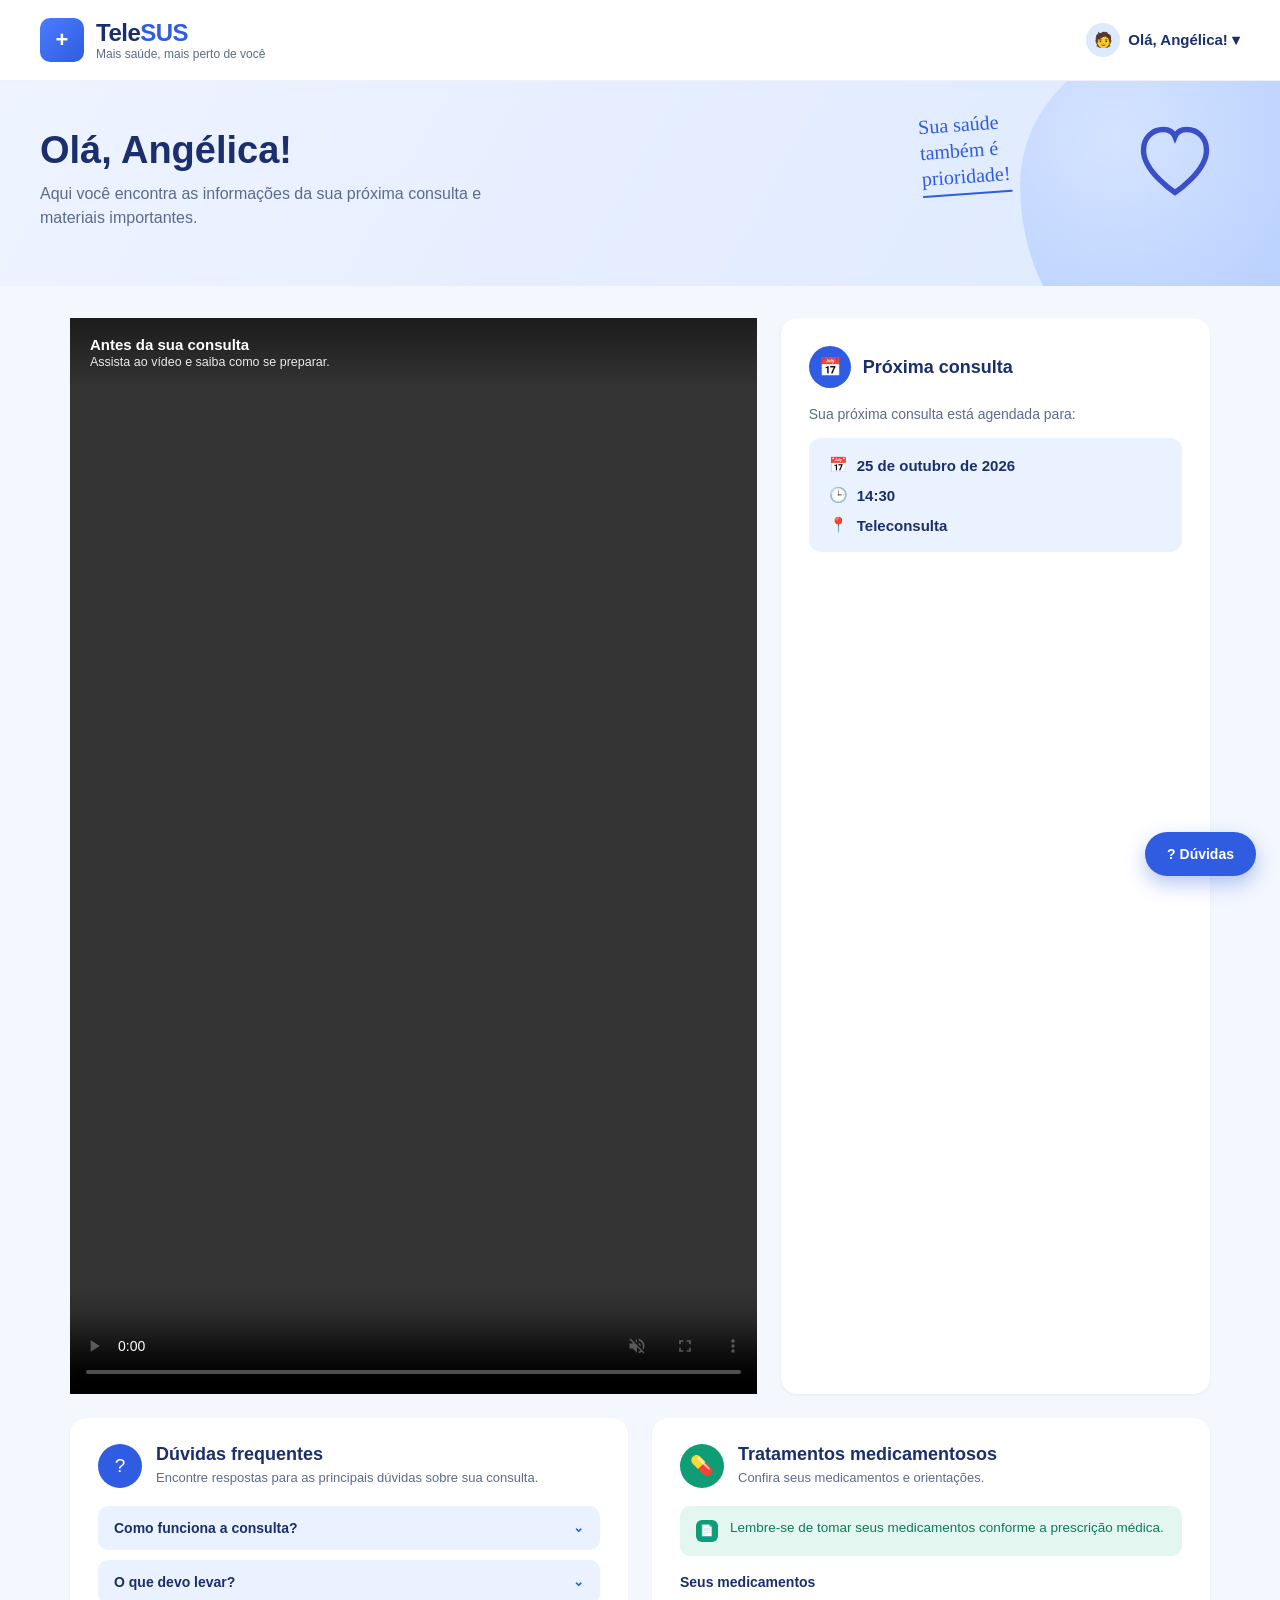
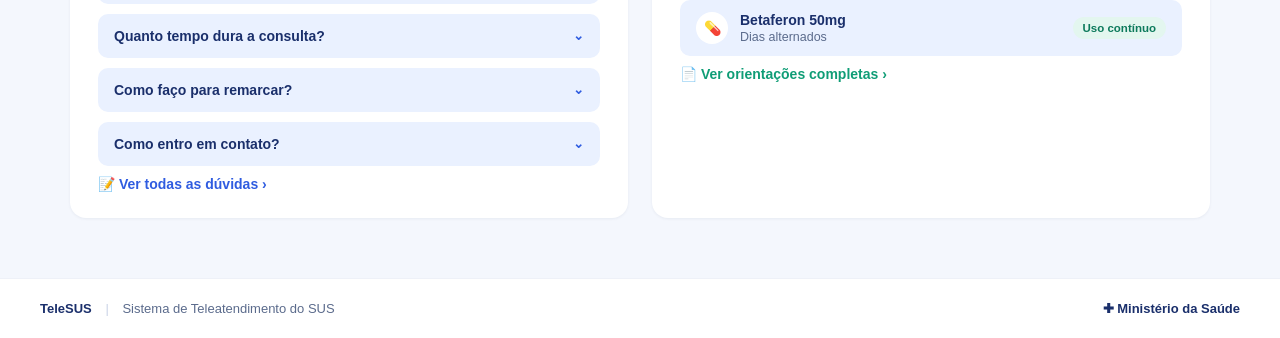
<file: index.html>
<!DOCTYPE html>
<html lang="pt-BR">
<head>
<meta charset="UTF-8">
<meta name="viewport" content="width=device-width, initial-scale=1, viewport-fit=cover">
<title>TeleSUS - Painel do Paciente</title>
<link rel="stylesheet" href="style.css
">
</head>
<body>

<header class="topbar">
  <div class="brand">
    <div class="logo">+</div>
    <div>
      <h1>Tele<span>SUS</span></h1>
      <p>Mais saúde, mais perto de você</p>
    </div>
  </div>
  <div class="user-chip">
    <div class="avatar">🧑</div>
    Olá, Angélica! ▾
  </div>
</header>

<section class="hero">
  <div class="hero-blob"></div>
  <div class="hero-note">Sua saúde<br>também é<br>prioridade!</div>
  <svg class="hero-heart" viewBox="0 0 100 100" fill="none" xmlns="http://www.w3.org/2000/svg">
    <path d="M50 85C50 85 15 62 15 38C15 24 25 15 37 15C43 15 48 18 50 23C52 18 57 15 63 15C75 15 85 24 85 38C85 62 50 85 50 85Z" stroke="#3a4fc7" stroke-width="6"/>
  </svg>
  <div class="hero-inner">
    <h2>Olá, Angélica!</h2>
    <p>Aqui você encontra as informações da sua próxima consulta e materiais importantes.</p>
  </div>
</section>

<main>
  <div class="row">
    <div class="card-video-card">
      <div class="video-frame">
        <video src="./video/videoplayback.mp4" controls autoplay muted></video>
        <div class="video-caption">
          <div>
            <h3>Antes da sua consulta</h3>
            <p>Assista ao vídeo e saiba como se preparar.</p>
          </div>
          
        </div>
      </div>
    </div>

    <div class="card appt-card">
      <div class="appt-head">
        <div class="icon-circle">📅</div>
        <h3>Próxima consulta</h3>
      </div>
      <p class="lead">Sua próxima consulta está agendada para:</p>
      <div class="appt-box">
        <div class="item"><span class="ic">📅</span> 25 de outubro de 2026</div>
        <div class="item"><span class="ic">🕒</span> 14:30</div>
        <div class="item"><span class="ic">📍</span> Teleconsulta </div>
      </div>
    </div>
  </div>

  <div class="row2">
    <div class="card panel">
      <div class="panel-head">
        <div class="icon-circle">?</div>
        <div>
          <h3>Dúvidas frequentes</h3>
          <p>Encontre respostas para as principais dúvidas sobre sua consulta.</p>
        </div>
      </div>
      <div class="faq-item">Como funciona a consulta? <span class="chev">⌄</span></div>
      <div class="faq-item">O que devo levar? <span class="chev">⌄</span></div>
      <div class="faq-item">Quanto tempo dura a consulta? <span class="chev">⌄</span></div>
      <div class="faq-item">Como faço para remarcar? <span class="chev">⌄</span></div>
      <div class="faq-item">Como entro em contato? <span class="chev">⌄</span></div>
      <a href="#" class="link-more">📝 Ver todas as dúvidas ›</a>
    </div>

    <div class="card panel">
      <div class="panel-head">
        <div class="icon-circle" style="background:var(--green);">💊</div>
        <div>
          <h3>Tratamentos medicamentosos</h3>
          <p>Confira seus medicamentos e orientações.</p>
        </div>
      </div>
      <div class="med-note">
        <span class="ic">📄</span>
        Lembre-se de tomar seus medicamentos conforme a prescrição médica.
      </div>
      <div class="meds-label">Seus medicamentos</div>

      <div class="med-row">
        <div class="left">
          <div class="med-ic">💊</div>
          <div>
            <div class="name">Betaferon 50mg</div>
            <div class="desc">Dias alternados</div>
          </div>
        </div>
        <span class="tag">Uso contínuo</span>
      </div>
      <a href="./orientacao.html" class="link-more green">📄 Ver orientações completas ›</a>
    </div>
  </div>
</main>

<button class="fab">? Dúvidas</button>

<footer>
  <div>
    <span class="f-brand">TeleSUS</span>
    <span class="divider">|</span>
    Sistema de Teleatendimento do SUS
  </div>
  <div class="sus">✚ Ministério da Saúde</div>
</footer>

</body>
</html>
</file>
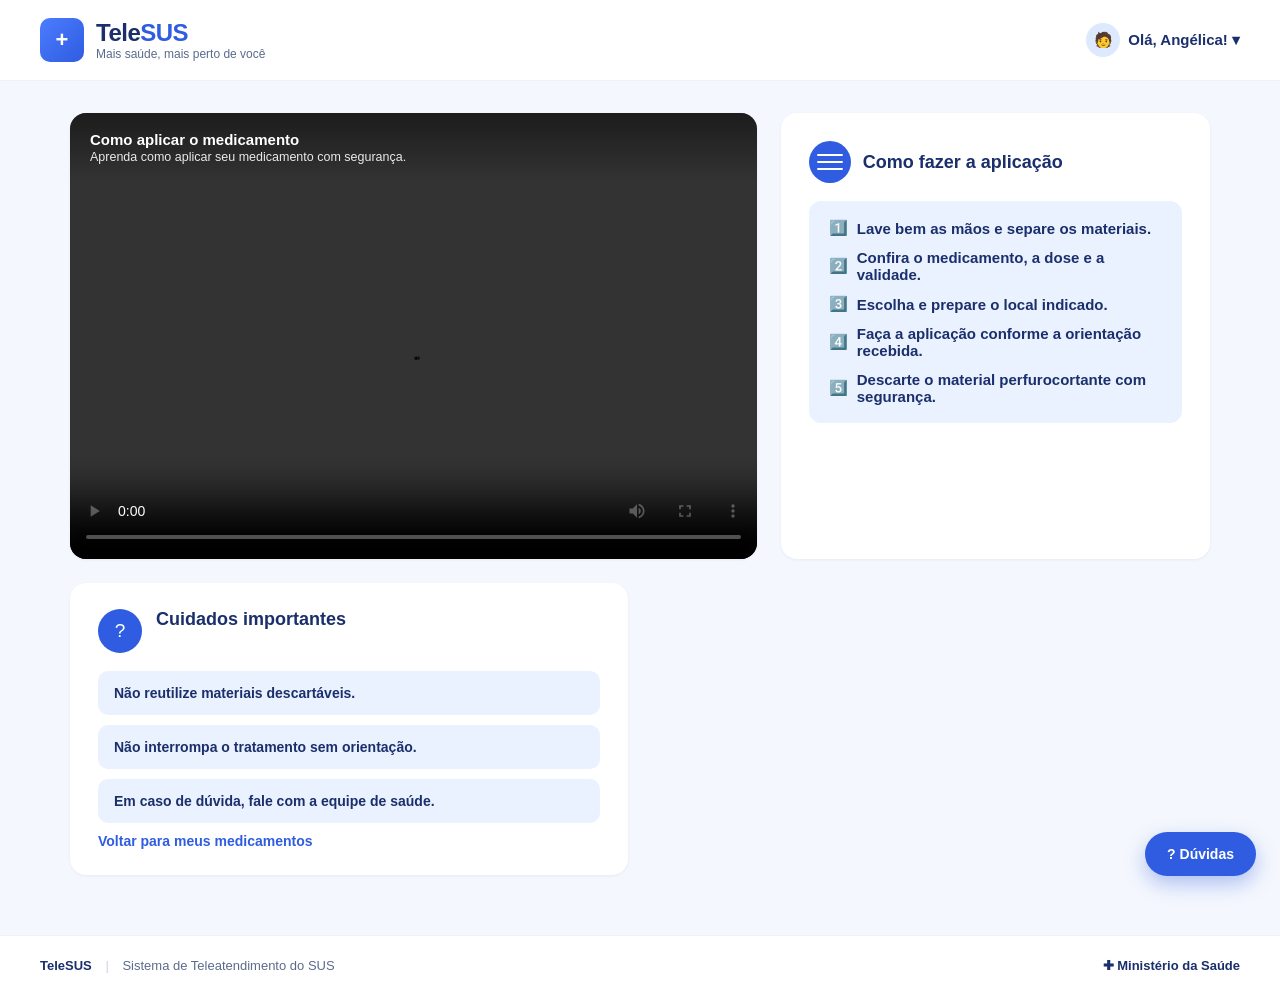
<file: orientacao.html>
<!DOCTYPE html>
<html lang="pt-BR">
<head>
<meta charset="UTF-8">
<meta name="viewport" content="width=device-width, initial-scale=1, viewport-fit=cover">
<title>TeleSUS - Orientações Completas</title>
<link rel="stylesheet" href="style.css
">
<link rel="stylesheet" href="orientacao.css">
</head>
<body>

<header class="topbar">
  <div class="brand">
    <div class="logo">+</div>
    <div>
      <h1>Tele<span>SUS</span></h1>
      <p>Mais saúde, mais perto de você</p>
    </div>
  </div>
  <div class="user-chip">
    <div class="avatar">🧑</div>
    Olá, Angélica! ▾
  </div>
</header>

<main>
  <div class="row">
    <div class="card video-card">
      <div class="video-frame">
        <video src="./video/exemplo.mp4" controls ></video>
        <div class="video-caption">
          <div>
            <h3>Como aplicar o medicamento</h3>
            <p>Aprenda como aplicar seu medicamento com segurança.</p>
          </div>
          
        </div>
      </div>
    </div>

    <div class="card appt-card">
      <div class="appt-head">
        <div class="icon-circle"><img src="./img/menu.svg" alt=""></div>
        <h3>Como fazer a aplicação</h3>
      </div>
    
      <div class="appt-box">
        <div class="item"><span class="ic">1️⃣</span>Lave bem as mãos e separe os materiais.</div>
        <div class="item"><span class="ic">2️⃣</span>Confira o medicamento, a dose e a validade.</div>
        <div class="item"><span class="ic">3️⃣</span> Escolha e prepare o local indicado.</div>
        <div class="item"><span class="ic">4️⃣</span> Faça a aplicação conforme a orientação recebida.</div>
        <div class="item"><span class="ic">5️⃣</span> Descarte o material perfurocortante com segurança.</div>
      </div>
    </div>
  </div>

  <div class="row2">
    <div class="card panel">
      <div class="panel-head">
        <div class="icon-circle">?</div>
        <div>
          <h3>Cuidados importantes</h3>
        </div>
      </div>
      <div class="faq-item">Não reutilize materiais descartáveis.</div>
      <div class="faq-item">Não interrompa o tratamento sem orientação.</div>
      <div class="faq-item">Em caso de dúvida, fale com a equipe de saúde.</div>
      <a href="./index.html" class="link-more">  Voltar para meus medicamentos </a>
    </div>
  </div>
</main>

<button class="fab">? Dúvidas</button>

<footer>
  <div>
    <span class="f-brand">TeleSUS</span>
    <span class="divider">|</span>
    Sistema de Teleatendimento do SUS
  </div>
  <div class="sus">✚ Ministério da Saúde</div>
</footer>

</body>
</html>
</file>
<file: style.css>
:root{
    --blue-deep:#1a2f6b;
    --blue:#2f5ce0;
    --blue-light:#eaf1ff;
    --blue-soft:#dce9ff;
    --green:#0f9d76;
    --green-soft:#e3f6ef;
    --text:#1c2b4a;
    --muted:#5b6b8c;
    --card-bg:#ffffff;
    --page-bg:#f4f7fd;
    --radius:16px;
    box-sizing:border-box;
    padding-top:env(safe-area-inset-top,0px);
    padding-bottom:env(safe-area-inset-bottom,0px);
  }
  *{box-sizing:border-box;}
  html{scroll-padding-top:env(safe-area-inset-top,0px);}
  body{
    margin:0;
    font-family:"Segoe UI",Roboto,Helvetica,Arial,sans-serif;
    background:var(--page-bg);
    color:var(--text);
  }

  header.topbar{
    display:flex;
    align-items:center;
    justify-content:space-between;
    padding:18px 40px;
    background:#fff;
    border-bottom:1px solid #eef1f8;
  }
  .brand{display:flex;align-items:center;gap:12px;}
  .brand .logo{
    width:44px;height:44px;border-radius:10px;
    background:linear-gradient(135deg,#4c7cff,#2f5ce0);
    display:flex;align-items:center;justify-content:center;
    color:#fff;font-size:22px;font-weight:700;
  }
  .brand h1{font-size:24px;margin:0;color:var(--blue-deep);letter-spacing:-0.5px;}
  .brand h1 span{color:var(--blue);}
  .brand p{margin:0;font-size:12px;color:var(--muted);}
  .user-chip{
    display:flex;align-items:center;gap:8px;
    color:var(--blue-deep);font-weight:600;font-size:15px;
  }
  .user-chip .avatar{
    width:34px;height:34px;border-radius:50%;
    background:var(--blue-soft);
    display:flex;align-items:center;justify-content:center;
    color:var(--blue);
  }

  .hero{
    position:relative;
    overflow:hidden;
    background:linear-gradient(120deg,#eef3ff 0%,#e4edff 60%,#dfeaff 100%);
    padding:48px 40px 56px;
  }
  .hero-inner{max-width:640px;position:relative;z-index:2;}
  .hero h2{font-size:38px;margin:0 0 10px;color:var(--blue-deep);}
  .hero p{font-size:16px;color:var(--muted);margin:0;line-height:1.5;max-width:460px;}
  .hero-note{
    position:absolute;
    right:270px;
    top:30px;
    font-family:'Segoe Script','Brush Script MT',cursive;
    color:var(--blue);
    font-size:20px;
    line-height:1.3;
    transform:rotate(-4deg);
  }
  .hero-note::after{
    content:"";
    display:block;
    width:90px;height:2px;
    background:var(--blue);
    margin-top:4px;
    border-radius:2px;
  }
  .hero-heart{
    position:absolute;
    right:60px;top:35px;
    width:90px;height:90px;
    z-index:2;
  }
  .hero-blob{
    position:absolute;
    right:-60px;top:-40px;
    width:320px;height:320px;
    background:radial-gradient(circle at 30% 30%, #cfe0ff, #a9c6ff 70%);
    border-radius:48% 52% 60% 40% / 45% 40% 60% 55%;
    opacity:.7;
    z-index:1;
  }

  main{padding:32px 40px 60px;max-width:1220px;margin:0 auto;}

  .row{display:grid;
    grid-template-columns: 1.6fr 1fr;
    gap:24px;
    margin-bottom:24px;}
  .row2{display:grid;grid-template-columns:1fr 1fr;gap:24px;}

  .card{
    background:var(--card-bg);
    border-radius:var(--radius);
    padding:0;
    box-shadow:0 1px 3px rgba(20,30,60,.06);
    overflow:hidden;
  }

  .video-card{position:relative;}

  .video-frame{
    position:relative;
    aspect-ratio:6/9.4;
    background:linear-gradient(160deg,#dfe8f5,#c9d6ea);
    display:flex;align-items:flex-end;
  }
  .video-frame video{
    width:100%;height:100%;object-fit:cover;position:absolute;inset:0;
  }
  .video-caption{
    position:relative;z-index:2;
    display:flex;align-items:center;gap:12px;
    padding:18px 20px;
    color:#fff;
    background:linear-gradient(to bottom, rgba(0,0,0,.45), transparent);
    position:absolute;top:0;left:0;right:0;
  }
  .play-badge{
    width:34px;height:34px;border-radius:50%;
    background:rgba(255,255,255,.9);
    display:flex;align-items:center;justify-content:center;
    color:var(--blue);font-size:14px;flex-shrink:0;
  }
  .video-caption h3{margin:0;font-size:15px;}
  .video-caption p{margin:2px 0 0;font-size:12.5px;opacity:.9;}

  .appt-card{padding:28px;}
  .appt-head{display:flex;align-items:center;gap:12px;margin-bottom:18px;}
  .icon-circle{
    width:42px;height:42px;border-radius:50%;
    background:var(--blue);
    display:flex;align-items:center;justify-content:center;
    color:#fff;font-size:18px;flex-shrink:0;
  }
  .appt-head h3{margin:0;font-size:18px;color:var(--blue-deep);}
  .appt-card > p.lead{margin:0 0 16px;color:var(--muted);font-size:14px;}
  .appt-box{
    background:var(--blue-light);
    border-radius:12px;
    padding:18px 20px;
    display:flex;flex-direction:column;gap:12px;
    margin-bottom:16px;
  }
  .appt-box .item{display:flex;align-items:center;gap:10px;font-weight:700;color:var(--blue-deep);font-size:15px;}
  .appt-box .item .ic{color:var(--blue);font-size:15px;width:18px;text-align:center;}
  .appt-tip{
    background:var(--blue-light);
    border-radius:10px;
    padding:12px 14px;
    display:flex;gap:10px;align-items:flex-start;
    font-size:13px;color:var(--blue-deep);
  }
  .appt-tip .ic{
    width:20px;height:20px;border-radius:50%;background:var(--blue);
    color:#fff;flex-shrink:0;display:flex;align-items:center;justify-content:center;
    font-size:11px;margin-top:1px;
  }

  /* FAQ + meds shared header style */
  .panel{padding:26px 28px;}
  .panel-head{display:flex;gap:14px;align-items:flex-start;margin-bottom:18px;}
  .panel-head .icon-circle{width:44px;height:44px;font-size:19px;}
  .panel-head h3{margin:0 0 4px;font-size:18px;color:var(--blue-deep);}
  .panel-head p{margin:0;font-size:13px;color:var(--muted);line-height:1.4;}

  .faq-item{
    background:var(--blue-light);
    border-radius:10px;
    padding:14px 16px;
    display:flex;justify-content:space-between;align-items:center;
    font-size:14px;font-weight:600;color:var(--blue-deep);
    margin-bottom:10px;
  }
  .faq-item .chev{color:var(--blue);font-size:13px;}

  .link-more{
    display:flex;align-items:center;gap:8px;
    color:var(--blue);font-weight:700;font-size:14px;
    text-decoration:none;margin-top:6px;
  }

  .med-note{
    background:var(--green-soft);
    border-radius:10px;
    padding:14px 16px;
    display:flex;gap:12px;align-items:flex-start;
    font-size:13.5px;color:#0d7a5c;
    margin-bottom:18px;
  }
  .med-note .ic{
    width:22px;height:22px;border-radius:6px;background:var(--green);
    color:#fff;flex-shrink:0;display:flex;align-items:center;justify-content:center;font-size:11px;
  }
  .meds-label{font-weight:700;font-size:14px;color:var(--blue-deep);margin-bottom:10px;}
  .med-row{
    display:flex;align-items:center;justify-content:space-between;
    background:var(--blue-light);
    border-radius:10px;
    padding:12px 16px;
    margin-bottom:10px;
  }
  .med-row .left{display:flex;align-items:center;gap:12px;}
  .med-ic{
    width:32px;height:32px;border-radius:50%;background:#fff;
    display:flex;align-items:center;justify-content:center;color:var(--green);font-size:14px;
  }
  .med-row .name{font-weight:700;font-size:14px;color:var(--blue-deep);}
  .med-row .desc{font-size:12.5px;color:var(--muted);margin-top:2px;}
  .tag{
    background:var(--green-soft);color:#0d7a5c;
    font-size:11.5px;font-weight:700;
    padding:5px 10px;border-radius:20px;white-space:nowrap;
  }
  .link-more.green{color:var(--green);}

  /* Floating button */
  .fab{
    position:fixed;
    bottom:24px;right:24px;
    background:var(--blue);
    color:#fff;
    border:none;
    border-radius:30px;
    padding:14px 22px;
    display:flex;align-items:center;gap:8px;
    font-size:14px;font-weight:700;
    box-shadow:0 8px 20px rgba(47,92,224,.35);
    cursor:pointer;
  }

  footer{
    background:#fff;
    border-top:1px solid #eef1f8;
    padding:22px 40px;
    display:flex;align-items:center;justify-content:space-between;
    font-size:13px;color:var(--muted);
  }

  footer .f-brand{
    font-weight:700;color:var(--blue-deep);
}
  footer .divider{margin:0 10px;color:#c9d2e6;}
  footer .sus{display:flex;align-items:center;gap:8px;font-weight:700;color:var(--blue-deep);}

  @media (max-width: 880px){
    .row, .row2{grid-template-columns:1fr;}
    header.topbar, main, .hero, footer{padding-left:20px;padding-right:20px;}
    .hero-note, .hero-heart, .hero-blob{display:none;}
    .hero h2{font-size:28px;}
  }
</file>
<file: orientacao.css>
:root{
    --blue-deep:#1a2f6b;
    --blue:#2f5ce0;
    --blue-light:#eaf1ff;
    --blue-soft:#dce9ff;
    --green:#0f9d76;
    --green-soft:#e3f6ef;
    --text:#1c2b4a;
    --muted:#5b6b8c;
    --card-bg:#ffffff;
    --page-bg:#f4f7fd;
    --radius:16px;
    box-sizing:border-box;
    padding-top:env(safe-area-inset-top,0px);
    padding-bottom:env(safe-area-inset-bottom,0px);
  }
  *{box-sizing:border-box;}
  html{scroll-padding-top:env(safe-area-inset-top,0px);}
  body{
    margin:0;
    font-family:"Segoe UI",Roboto,Helvetica,Arial,sans-serif;
    background:var(--page-bg);
    color:var(--text);
  }

  header.topbar{
    display:flex;
    align-items:center;
    justify-content:space-between;
    padding:18px 40px;
    background:#fff;
    border-bottom:1px solid #eef1f8;
  }
  .brand{display:flex;align-items:center;gap:12px;}
  .brand .logo{
    width:44px;height:44px;border-radius:10px;
    background:linear-gradient(135deg,#4c7cff,#2f5ce0);
    display:flex;align-items:center;justify-content:center;
    color:#fff;font-size:22px;font-weight:700;
  }
  .brand h1{font-size:24px;margin:0;color:var(--blue-deep);letter-spacing:-0.5px;}
  .brand h1 span{color:var(--blue);}
  .brand p{margin:0;font-size:12px;color:var(--muted);}
  .user-chip{
    display:flex;align-items:center;gap:8px;
    color:var(--blue-deep);font-weight:600;font-size:15px;
  }
  .user-chip .avatar{
    width:34px;height:34px;border-radius:50%;
    background:var(--blue-soft);
    display:flex;align-items:center;justify-content:center;
    color:var(--blue);
  }

  .hero{
    position:relative;
    overflow:hidden;
    background:linear-gradient(120deg,#eef3ff 0%,#e4edff 60%,#dfeaff 100%);
    padding:48px 40px 56px;
  }
  .hero-inner{max-width:640px;position:relative;z-index:2;}
  .hero h2{font-size:38px;margin:0 0 10px;color:var(--blue-deep);}
  .hero p{font-size:16px;color:var(--muted);margin:0;line-height:1.5;max-width:460px;}
  .hero-note{
    position:absolute;
    right:270px;
    top:30px;
    font-family:'Segoe Script','Brush Script MT',cursive;
    color:var(--blue);
    font-size:20px;
    line-height:1.3;
    transform:rotate(-4deg);
  }
  .hero-note::after{
    content:"";
    display:block;
    width:90px;height:2px;
    background:var(--blue);
    margin-top:4px;
    border-radius:2px;
  }
  .hero-heart{
    position:absolute;
    right:60px;top:35px;
    width:90px;height:90px;
    z-index:2;
  }
  .hero-blob{
    position:absolute;
    right:-60px;top:-40px;
    width:320px;height:320px;
    background:radial-gradient(circle at 30% 30%, #cfe0ff, #a9c6ff 70%);
    border-radius:48% 52% 60% 40% / 45% 40% 60% 55%;
    opacity:.7;
    z-index:1;
  }

  main{padding:32px 40px 60px;max-width:1220px;margin:0 auto;}

  .row{display:grid;
    grid-template-columns: 1.6fr 1fr;
    gap:24px;
    margin-bottom:24px;}
  .row2{display:grid;grid-template-columns:1fr 1fr;gap:24px;}

  .card{
    background:var(--card-bg);
    border-radius:var(--radius);
    padding:0;
    box-shadow:0 1px 3px rgba(20,30,60,.06);
    overflow:hidden;
  }

  .video-card{position:relative;}

  .video-frame{
    position:relative;
    aspect-ratio:16/10.4;
    background:linear-gradient(160deg,#dfe8f5,#c9d6ea);
    display:flex;align-items:flex-end;
  }
  .video-frame video{
    width:100%;height:100%;object-fit:cover;position:absolute;inset:0;
  }
  .video-caption{
    position:relative;z-index:2;
    display:flex;align-items:center;gap:12px;
    padding:18px 20px;
    color:#fff;
    background:linear-gradient(to bottom, rgba(0,0,0,.45), transparent);
    position:absolute;top:0;left:0;right:0;
  }
  .play-badge{
    width:34px;height:34px;border-radius:50%;
    background:rgba(255,255,255,.9);
    display:flex;align-items:center;justify-content:center;
    color:var(--blue);font-size:14px;flex-shrink:0;
  }
  .video-caption h3{margin:0;font-size:15px;}
  .video-caption p{margin:2px 0 0;font-size:12.5px;opacity:.9;}

  .appt-card{padding:28px;}
  .appt-head{display:flex;align-items:center;gap:12px;margin-bottom:18px;}
  .icon-circle{
    width:42px;height:42px;border-radius:50%;
    background:var(--blue);
    display:flex;align-items:center;justify-content:center;
    color:#fff;font-size:18px;flex-shrink:0;
  }
  .appt-head h3{margin:0;font-size:18px;color:var(--blue-deep);}
  .appt-card > p.lead{margin:0 0 16px;color:var(--muted);font-size:14px;}
  .appt-box{
    background:var(--blue-light);
    border-radius:12px;
    padding:18px 20px;
    display:flex;flex-direction:column;gap:12px;
    margin-bottom:16px;
  }
  .appt-box .item{display:flex;align-items:center;gap:10px;font-weight:700;color:var(--blue-deep);font-size:15px;}
  .appt-box .item .ic{color:var(--blue);font-size:15px;width:18px;text-align:center;}
  .appt-tip{
    background:var(--blue-light);
    border-radius:10px;
    padding:12px 14px;
    display:flex;gap:10px;align-items:flex-start;
    font-size:13px;color:var(--blue-deep);
  }
  .appt-tip .ic{
    width:20px;height:20px;border-radius:50%;background:var(--blue);
    color:#fff;flex-shrink:0;display:flex;align-items:center;justify-content:center;
    font-size:11px;margin-top:1px;
  }

  /* FAQ + meds shared header style */
  .panel{padding:26px 28px;}
  .panel-head{display:flex;gap:14px;align-items:flex-start;margin-bottom:18px;}
  .panel-head .icon-circle{width:44px;height:44px;font-size:19px;}
  .panel-head h3{margin:0 0 4px;font-size:18px;color:var(--blue-deep);}
  .panel-head p{margin:0;font-size:13px;color:var(--muted);line-height:1.4;}

  .faq-item{
    background:var(--blue-light);
    border-radius:10px;
    padding:14px 16px;
    display:flex;justify-content:space-between;align-items:center;
    font-size:14px;font-weight:600;color:var(--blue-deep);
    margin-bottom:10px;
  }
  .faq-item .chev{color:var(--blue);font-size:13px;}

  .link-more{
    display:flex;align-items:center;gap:8px;
    color:var(--blue);font-weight:700;font-size:14px;
    text-decoration:none;margin-top:6px;
  }

  .med-note{
    background:var(--green-soft);
    border-radius:10px;
    padding:14px 16px;
    display:flex;gap:12px;align-items:flex-start;
    font-size:13.5px;color:#0d7a5c;
    margin-bottom:18px;
  }
  .med-note .ic{
    width:22px;height:22px;border-radius:6px;background:var(--green);
    color:#fff;flex-shrink:0;display:flex;align-items:center;justify-content:center;font-size:11px;
  }
  .meds-label{font-weight:700;font-size:14px;color:var(--blue-deep);margin-bottom:10px;}
  .med-row{
    display:flex;align-items:center;justify-content:space-between;
    background:var(--blue-light);
    border-radius:10px;
    padding:12px 16px;
    margin-bottom:10px;
  }
  .med-row .left{display:flex;align-items:center;gap:12px;}
  .med-ic{
    width:32px;height:32px;border-radius:50%;background:#fff;
    display:flex;align-items:center;justify-content:center;color:var(--green);font-size:14px;
  }
  .med-row .name{font-weight:700;font-size:14px;color:var(--blue-deep);}
  .med-row .desc{font-size:12.5px;color:var(--muted);margin-top:2px;}
  .tag{
    background:var(--green-soft);color:#0d7a5c;
    font-size:11.5px;font-weight:700;
    padding:5px 10px;border-radius:20px;white-space:nowrap;
  }
  .link-more.green{color:var(--green);}

  /* Floating button */
  .fab{
    position:fixed;
    bottom:24px;right:24px;
    background:var(--blue);
    color:#fff;
    border:none;
    border-radius:30px;
    padding:14px 22px;
    display:flex;align-items:center;gap:8px;
    font-size:14px;font-weight:700;
    box-shadow:0 8px 20px rgba(47,92,224,.35);
    cursor:pointer;
  }

  footer{
    background:#fff;
    border-top:1px solid #eef1f8;
    padding:22px 40px;
    display:flex;align-items:center;justify-content:space-between;
    font-size:13px;color:var(--muted);
  }

  footer .f-brand{
    font-weight:700;color:var(--blue-deep);
}
  footer .divider{margin:0 10px;color:#c9d2e6;}
  footer .sus{display:flex;align-items:center;gap:8px;font-weight:700;color:var(--blue-deep);}

  @media (max-width: 880px){
    .row, .row2{grid-template-columns:1fr;}
    header.topbar, main, .hero, footer{padding-left:20px;padding-right:20px;}
    .hero-note, .hero-heart, .hero-blob{display:none;}
    .hero h2{font-size:28px;}
  }
</file>
